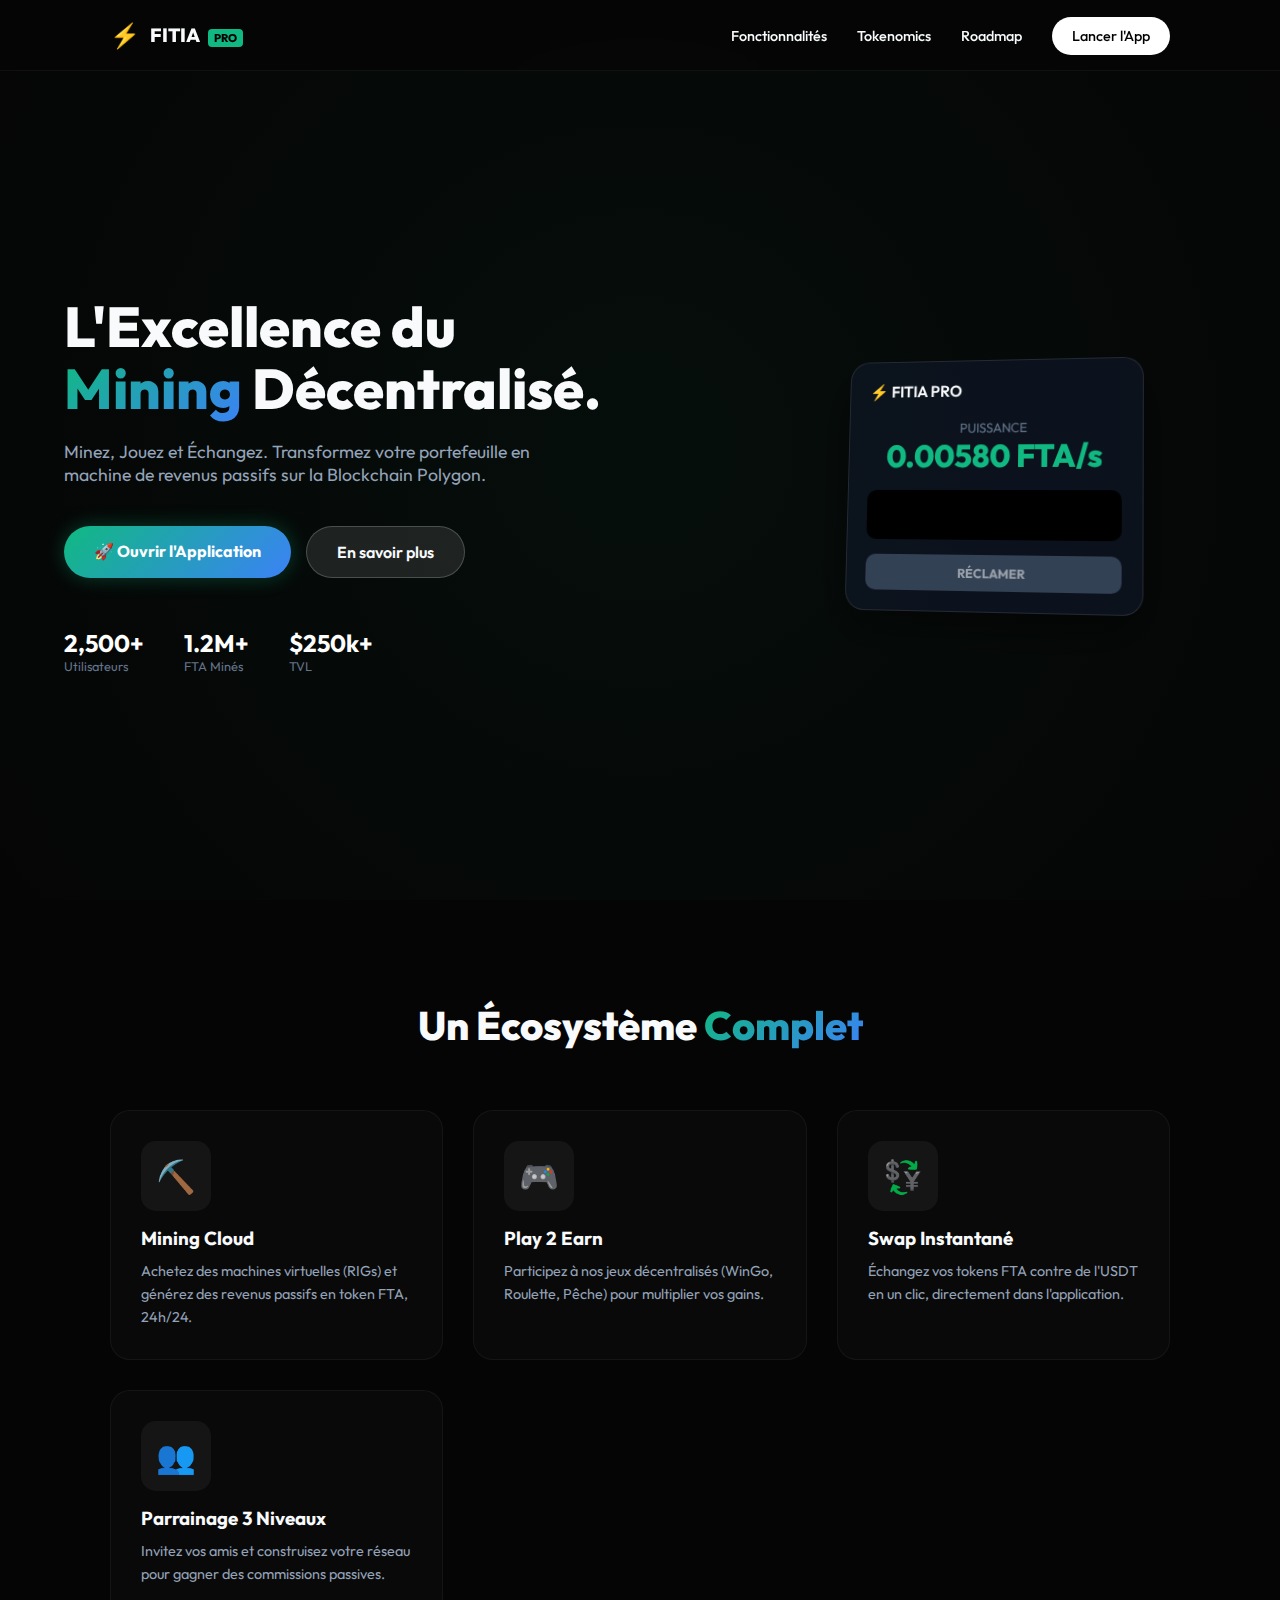
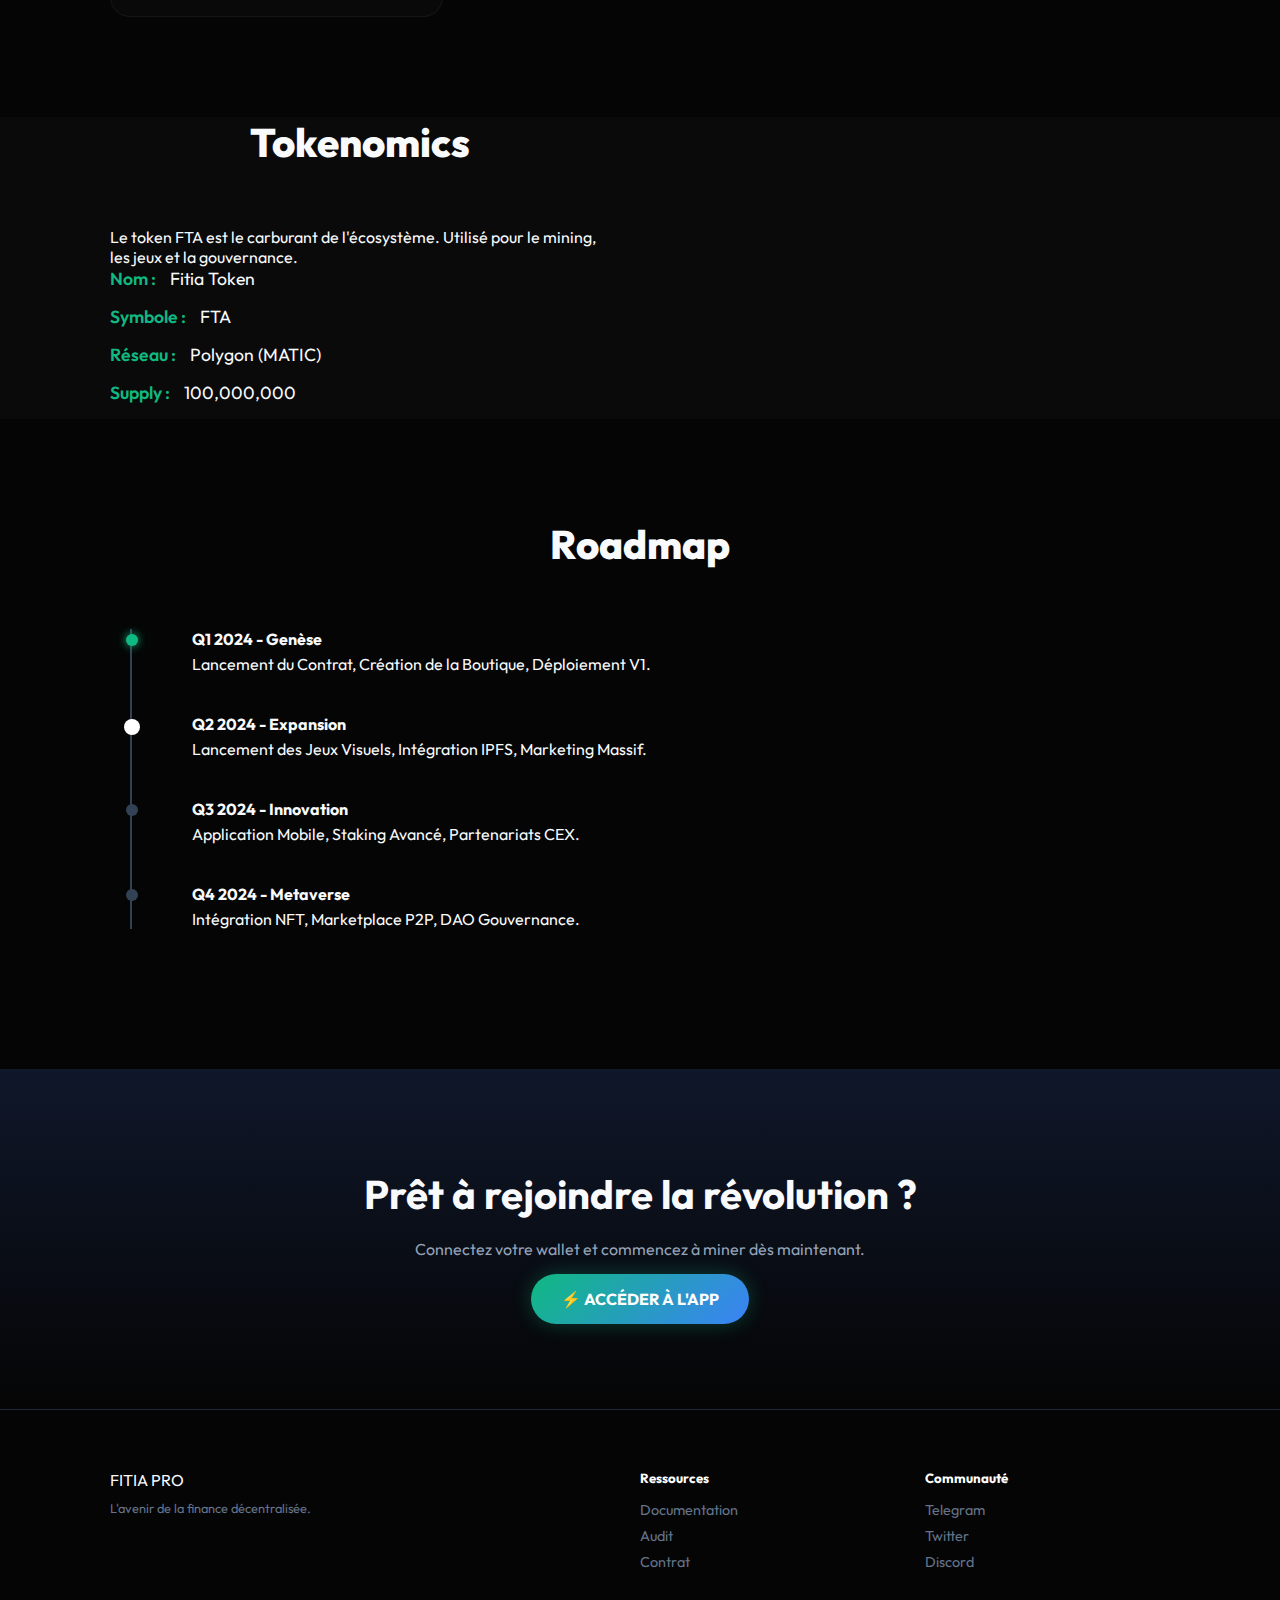
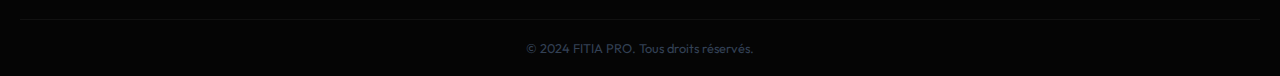
<file: index.html>
<!DOCTYPE html>
<html lang="fr">
<head>
    <meta charset="UTF-8">
    <meta name="viewport" content="width=device-width, initial-scale=1.0">
    <title>FITIA PRO | Le Futur du Mining Décentralisé</title>
    <link rel="stylesheet" href="style-landing.css">
    <link href="https://fonts.googleapis.com/css2?family=Outfit:wght@300;400;600;800&display=swap" rel="stylesheet">
</head>
<body>

    <!-- NAVIGATION -->
    <nav class="navbar">
        <div class="nav-container">
            <a href="#" class="logo">
                <span class="logo-icon">⚡</span>
                <span class="logo-text">FITIA <span class="pro">PRO</span></span>
            </a>
            <ul class="nav-links">
                <li><a href="#features">Fonctionnalités</a></li>
                <li><a href="#tokenomics">Tokenomics</a></li>
                <li><a href="#roadmap">Roadmap</a></li>
                <li><a href="#" class="btn-nav" onclick="window.location.href='app.html'">Lancer l'App</a></li>
            </ul>
            <div class="hamburger" onclick="toggleMenu()">
                <span></span>
                <span></span>
                <span></span>
            </div>
        </div>
    </nav>

    <!-- HERO SECTION -->
    <header class="hero">
        <div class="hero-content">
            <h1 class="hero-title">L'Excellence du <span class="gradient-text">Mining</span> Décentralisé.</h1>
            <p class="hero-subtitle">Minez, Jouez et Échangez. Transformez votre portefeuille en machine de revenus passifs sur la Blockchain Polygon.</p>
            <div class="hero-buttons">
                <a href="app.html" class="btn-primary-lg">🚀 Ouvrir l'Application</a>
                <a href="#features" class="btn-secondary-lg">En savoir plus</a>
            </div>
            <div class="hero-stats">
                <div class="stat-item"><span class="stat-num" id="stat-users">2,500+</span><span class="stat-desc">Utilisateurs</span></div>
                <div class="stat-item"><span class="stat-num" id="stat-mined">1.2M+</span><span class="stat-desc">FTA Minés</span></div>
                <div class="stat-item"><span class="stat-num" id="stat-tvl">$250k+</span><span class="stat-desc">TVL</span></div>
            </div>
        </div>
        <div class="hero-visual">
            <!-- Simule l'interface de l'app -->
            <div class="mockup-card">
                <div class="mockup-header">
                    <span>⚡ FITIA PRO</span>
                    <span class="status-dot"></span>
                </div>
                <div class="mockup-body">
                    <div class="mockup-power">
                        <small>PUISSANCE</small>
                        <div>0.00580 <span>FTA/s</span></div>
                    </div>
                    <div class="mockup-bar"></div>
                    <div class="mockup-btn">RÉCLAMER</div>
                </div>
            </div>
        </div>
    </header>

    <!-- FEATURES -->
    <section id="features" class="section">
        <div class="container">
            <h2 class="section-title">Un Écosystème <span class="gradient-text">Complet</span></h2>
            <div class="features-grid">
                <div class="feature-card">
                    <div class="icon-box">⛏️</div>
                    <h3>Mining Cloud</h3>
                    <p>Achetez des machines virtuelles (RIGs) et générez des revenus passifs en token FTA, 24h/24.</p>
                </div>
                <div class="feature-card">
                    <div class="icon-box">🎮</div>
                    <h3>Play 2 Earn</h3>
                    <p>Participez à nos jeux décentralisés (WinGo, Roulette, Pêche) pour multiplier vos gains.</p>
                </div>
                <div class="feature-card">
                    <div class="icon-box">💱</div>
                    <h3>Swap Instantané</h3>
                    <p>Échangez vos tokens FTA contre de l'USDT en un clic, directement dans l'application.</p>
                </div>
                <div class="feature-card">
                    <div class="icon-box">👥</div>
                    <h3>Parrainage 3 Niveaux</h3>
                    <p>Invitez vos amis et construisez votre réseau pour gagner des commissions passives.</p>
                </div>
            </div>
        </div>
    </section>

    <!-- TOKENOMICS -->
    <section id="tokenomics" class="section-dark">
        <div class="container">
            <div class="tokenomics-content">
                <div class="tk-left">
                    <h2 class="section-title">Tokenomics</h2>
                    <p>Le token FTA est le carburant de l'écosystème. Utilisé pour le mining, les jeux et la gouvernance.</p>
                    <ul class="tk-list">
                        <li><span class="tk-label">Nom :</span> Fitia Token</li>
                        <li><span class="tk-label">Symbole :</span> FTA</li>
                        <li><span class="tk-label">Réseau :</span> Polygon (MATIC)</li>
                        <li><span class="tk-label">Supply :</span> 100,000,000</li>
                    </ul>
                </div>
                <div class="tk-right">
                    <div class="chart-placeholder">
                        <svg viewBox="0 0 36 36" class="circular-chart">
                            <path class="circle-bg" d="M18 2.0845 a 15.9155 15.9155 0 0 1 0 31.831 a 15.9155 15.9155 0 0 1 0 -31.831"/>
                            <path class="circle" stroke-dasharray="40, 100" d="M18 2.0845 a 15.9155 15.9155 0 0 1 0 31.831 a 15.9155 15.9155 0 0 1 0 -31.831"/>
                            <text x="18" y="20.35" class="percentage">40% Mining</text>
                        </svg>
                    </div>
                </div>
            </div>
        </div>
    </section>

    <!-- ROADMAP -->
    <section id="roadmap" class="section">
        <div class="container">
            <h2 class="section-title">Roadmap</h2>
            <div class="roadmap">
                <div class="rm-item done">
                    <div class="rm-dot"></div>
                    <h4>Q1 2024 - Genèse</h4>
                    <p>Lancement du Contrat, Création de la Boutique, Déploiement V1.</p>
                </div>
                <div class="rm-item active">
                    <div class="rm-dot"></div>
                    <h4>Q2 2024 - Expansion</h4>
                    <p>Lancement des Jeux Visuels, Intégration IPFS, Marketing Massif.</p>
                </div>
                <div class="rm-item">
                    <div class="rm-dot"></div>
                    <h4>Q3 2024 - Innovation</h4>
                    <p>Application Mobile, Staking Avancé, Partenariats CEX.</p>
                </div>
                <div class="rm-item">
                    <div class="rm-dot"></div>
                    <h4>Q4 2024 - Metaverse</h4>
                    <p>Intégration NFT, Marketplace P2P, DAO Gouvernance.</p>
                </div>
            </div>
        </div>
    </section>

    <!-- CTA -->
    <section class="cta-section">
        <div class="container">
            <h2>Prêt à rejoindre la révolution ?</h2>
            <p>Connectez votre wallet et commencez à miner dès maintenant.</p>
            <a href="app.html" class="btn-primary-lg">⚡ ACCÉDER À L'APP</a>
        </div>
    </section>

    <!-- FOOTER -->
    <footer class="footer">
        <div class="container footer-grid">
            <div class="footer-brand">
                <span class="logo-text">FITIA PRO</span>
                <p>L'avenir de la finance décentralisée.</p>
            </div>
            <div class="footer-links">
                <h5>Ressources</h5>
                <a href="#">Documentation</a>
                <a href="#">Audit</a>
                <a href="#">Contrat</a>
            </div>
            <div class="footer-links">
                <h5>Communauté</h5>
                <a href="#">Telegram</a>
                <a href="#">Twitter</a>
                <a href="#">Discord</a>
            </div>
        </div>
        <div class="footer-bottom">
            <p>© 2024 FITIA PRO. Tous droits réservés.</p>
        </div>
    </footer>

    <script>
        // Menu Mobile
        function toggleMenu() {
            document.querySelector('.nav-links').classList.toggle('active');
        }
        // Animation chiffres (Optionnel)
        // Simple effet d'apparition au scroll
    </script>
</body>
</html>
</file>
<file: style-landing.css>
/* RESET & BASE */
* { margin: 0; padding: 0; box-sizing: border-box; }
html { scroll-behavior: smooth; }
body { font-family: 'Outfit', sans-serif; background-color: #050505; color: #f8fafc; overflow-x: hidden; }
a { text-decoration: none; color: inherit; }
ul { list-style: none; }
.container { max-width: 1100px; margin: 0 auto; padding: 0 20px; }

/* NAVBAR */
.navbar { position: fixed; top: 0; left: 0; width: 100%; z-index: 1000; background: rgba(5,5,5,0.8); backdrop-filter: blur(10px); border-bottom: 1px solid rgba(255,255,255,0.05); }
.nav-container { display: flex; justify-content: space-between; align-items: center; height: 70px; max-width: 1100px; margin: 0 auto; padding: 0 20px; }
.logo { display: flex; align-items: center; gap: 10px; font-weight: 800; font-size: 1.2rem; }
.logo-icon { font-size: 1.5rem; }
.logo-text .pro { background: var(--primary); color: black; padding: 2px 6px; border-radius: 4px; font-size: 0.7rem; margin-left: 5px; }
.nav-links { display: flex; gap: 30px; align-items: center; }
.nav-links a { font-weight: 500; font-size: 0.9rem; transition: 0.3s; }
.nav-links a:hover { color: var(--primary); }
.btn-nav { background: white; color: black; padding: 10px 20px; border-radius: 20px; font-weight: 600; }
.hamburger { display: none; flex-direction: column; cursor: pointer; gap: 5px; }
.hamburger span { width: 25px; height: 2px; background: white; }

/* VARIABLES */
:root { --primary: #10b981; --accent: #3b82f6; --text: #f8fafc; --gradient: linear-gradient(135deg, #10b981, #3b82f6); }
.gradient-text { background: var(--gradient); -webkit-background-clip: text; -webkit-text-fill-color: transparent; }

/* HERO */
.hero { min-height: 100vh; display: flex; align-items: center; padding-top: 70px; position: relative; overflow: hidden; }
.hero::before { content: ''; position: absolute; top: -50%; left: -50%; width: 200%; height: 200%; background: radial-gradient(circle, rgba(16,185,129,0.05) 0%, transparent 50%); z-index: -1; }
.hero-content { flex: 1; padding: 0 5%; z-index: 2; }
.hero-title { font-size: 3.5rem; line-height: 1.1; margin-bottom: 20px; font-weight: 800; }
.hero-subtitle { font-size: 1.1rem; color: #94a3b8; margin-bottom: 40px; max-width: 500px; }
.hero-buttons { display: flex; gap: 15px; margin-bottom: 50px; }
.btn-primary-lg { background: var(--gradient); color: white; padding: 15px 30px; border-radius: 30px; font-weight: 700; font-size: 1rem; box-shadow: 0 0 20px rgba(16,185,129,0.3); transition: 0.3s; }
.btn-primary-lg:hover { transform: translateY(-2px); box-shadow: 0 0 30px rgba(16,185,129,0.5); }
.btn-secondary-lg { background: rgba(255,255,255,0.1); border: 1px solid rgba(255,255,255,0.2); padding: 15px 30px; border-radius: 30px; font-weight: 600; transition: 0.3s; }
.btn-secondary-lg:hover { background: rgba(255,255,255,0.15); }
.hero-stats { display: flex; gap: 40px; }
.stat-item { display: flex; flex-direction: column; }
.stat-num { font-size: 1.5rem; font-weight: 700; color: white; }
.stat-desc { font-size: 0.8rem; color: #64748b; }

/* MOCKUP */
.hero-visual { flex: 1; display: flex; justify-content: center; align-items: center; perspective: 1000px; }
.mockup-card { background: rgba(15, 23, 42, 0.6); border: 1px solid rgba(255,255,255,0.1); border-radius: 20px; width: 300px; padding: 20px; box-shadow: 0 20px 50px rgba(0,0,0,0.5); transform: rotateY(-10deg) rotateX(5deg); transition: 0.5s; animation: float 6s infinite ease-in-out; }
.mockup-card:hover { transform: rotateY(0) rotateX(0); }
@keyframes float { 0%, 100% { transform: rotateY(-10deg) translateY(0); } 50% { transform: rotateY(-10deg) translateY(-15px); } }
.mockup-header { display: flex; justify-content: space-between; font-weight: 600; margin-bottom: 20px; }
.mockup-body { text-align: center; }
.mockup-power { margin-bottom: 15px; }
.mockup-power small { color: #64748b; display: block; }
.mockup-power div { font-size: 2rem; font-weight: 800; color: var(--primary); }
.mockup-bar { height: 50px; background: #000; border-radius: 10px; margin-bottom: 15px; }
.mockup-btn { background: #334155; padding: 10px; border-radius: 10px; font-size: 0.8rem; font-weight: bold; color: rgba(255,255,255,0.5); }

/* SECTIONS */
.section { padding: 100px 0; }
.section-dark { background: #0a0a0a; }
.section-title { font-size: 2.5rem; text-align: center; margin-bottom: 60px; font-weight: 800; }

/* FEATURES */
.features-grid { display: grid; grid-template-columns: repeat(auto-fit, minmax(250px, 1fr)); gap: 30px; }
.feature-card { background: rgba(255,255,255,0.02); border: 1px solid rgba(255,255,255,0.05); padding: 30px; border-radius: 20px; transition: 0.3s; }
.feature-card:hover { border-color: var(--primary); transform: translateY(-5px); background: rgba(16, 185, 129, 0.02); }
.icon-box { font-size: 2rem; margin-bottom: 15px; display: inline-block; background: rgba(255,255,255,0.05); padding: 15px; border-radius: 15px; }
.feature-card h3 { margin-bottom: 10px; }
.feature-card p { color: #94a3b8; font-size: 0.9rem; line-height: 1.6; }

/* TOKENOMICS */
.tokenomics-content { display: flex; align-items: center; gap: 60px; flex-wrap: wrap; }
.tk-left { flex: 1; min-width: 300px; }
.tk-right { flex: 1; display: flex; justify-content: center; }
.tk-list li { margin-bottom: 15px; font-size: 1.1rem; }
.tk-label { font-weight: 600; color: var(--primary); margin-right: 10px; }
.circular-chart { display: block; margin: 10px auto; max-width: 80%; }
.circle-bg { fill: none; stroke: #1e293b; stroke-width: 3.8; }
.circle { fill: none; stroke: var(--primary); stroke-width: 2.8; stroke-linecap: round; animation: progress 1s ease-out forwards; }
@keyframes progress { 0% { stroke-dasharray: 0 100; } }
.percentage { fill: white; font-size: 0.4em; text-anchor: middle; }

/* ROADMAP */
.roadmap { position: relative; padding-left: 30px; border-left: 2px solid #334155; margin-left: 20px; }
.rm-item { position: relative; margin-bottom: 40px; padding-left: 30px; }
.rm-item::before { content: ''; position: absolute; left: -36px; top: 5px; width: 12px; height: 12px; background: #334155; border-radius: 50%; }
.rm-item.done::before { background: var(--primary); box-shadow: 0 0 10px var(--primary); }
.rm-item.active::before { background: white; width: 16px; height: 16px; left: -38px; }
.rm-item h4 { margin-bottom: 5px; }

/* CTA */
.cta-section { padding: 100px 20px; text-align: center; background: linear-gradient(to top, #050505, #0f172a); }
.cta-section h2 { font-size: 2.5rem; margin-bottom: 20px; }
.cta-section p { margin-bottom: 30px; color: #94a3b8; }

/* FOOTER */
.footer { background: #050505; padding: 60px 20px 20px; border-top: 1px solid #1e293b; }
.footer-grid { display: grid; grid-template-columns: 2fr 1fr 1fr; gap: 40px; margin-bottom: 40px; }
.footer-brand p { margin-top: 10px; font-size: 0.8rem; color: #64748b; }
.footer-links h5 { margin-bottom: 15px; color: white; }
.footer-links a { display: block; color: #64748b; margin-bottom: 8px; font-size: 0.9rem; }
.footer-bottom { text-align: center; color: #334155; font-size: 0.8rem; padding-top: 20px; border-top: 1px solid #111; }

/* RESPONSIVE */
@media (max-width: 768px) {
    .hero { flex-direction: column; text-align: center; padding-top: 100px; }
    .hero-title { font-size: 2.2rem; }
    .hero-buttons { justify-content: center; flex-wrap: wrap; }
    .hero-stats { justify-content: center; }
    .hero-visual { margin-top: 50px; }
    .mockup-card { transform: none; width: 90%; }
    .nav-links { display: none; position: absolute; top: 70px; left: 0; background: #000; width: 100%; flex-direction: column; padding: 20px; gap: 20px; }
    .nav-links.active { display: flex; }
    .hamburger { display: flex; }
    .tokenomics-content { flex-direction: column; text-align: center; }
    .footer-grid { grid-template-columns: 1fr; text-align: center; }
}
</file>
